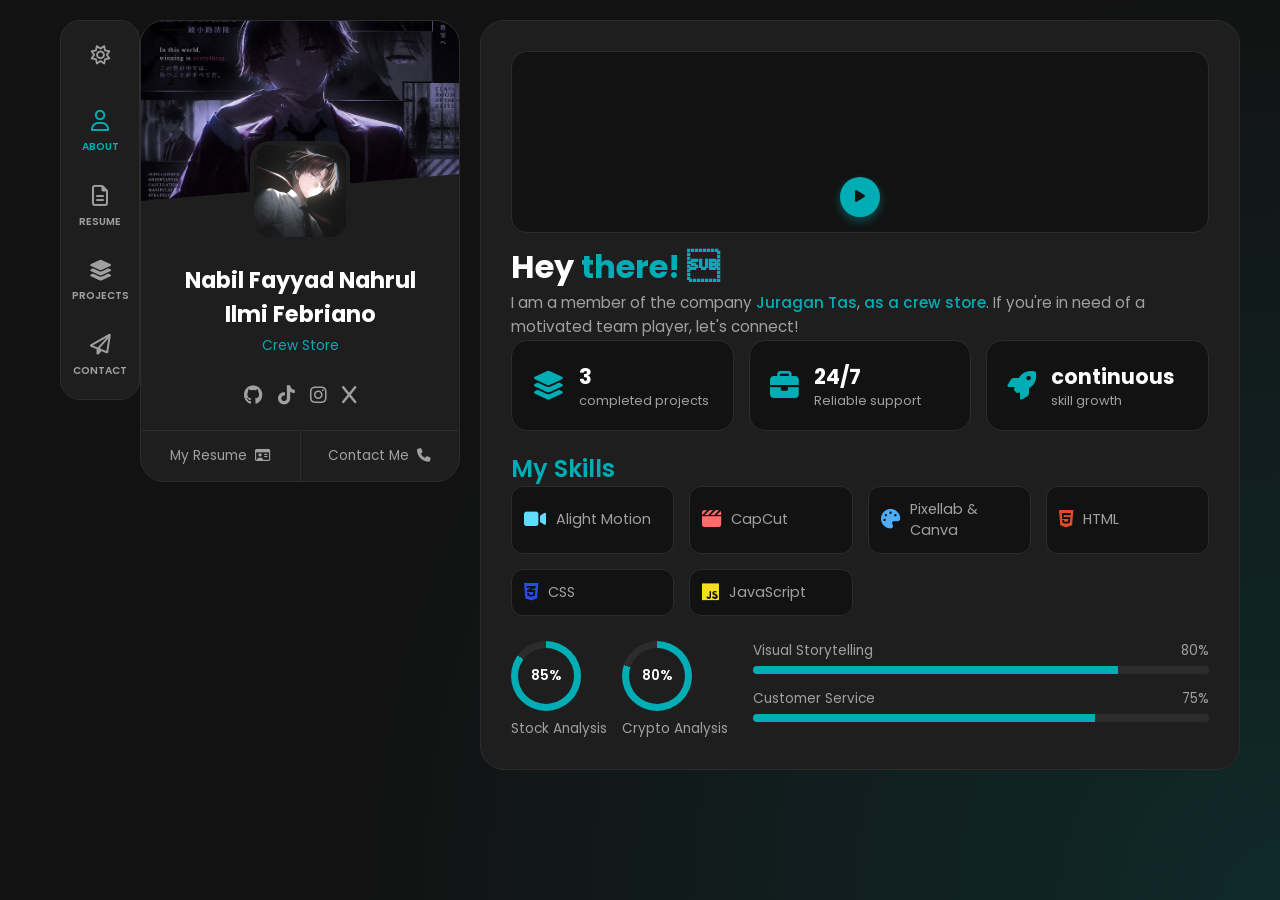
<file: index.html>
<!DOCTYPE html><html lang="en"><head>    <meta charset="UTF-8">    <meta name="viewport" content="width=device-width, initial-scale=1.0">    <title>Portfolio - SnapCat</title>    <link href="https://fonts.googleapis.com/css2?family=Poppins:wght@300;400;500;600;700&display=swap" rel="stylesheet">    <link rel="stylesheet" href="https://cdnjs.cloudflare.com/ajax/libs/font-awesome/6.4.0/css/all.min.css">    <link rel="stylesheet" href="style.css"></head><body>    <div class="container">                <!-- SIDEBAR MENU -->        <nav class="sidebar">            <div class="theme-toggle" id="themeBtn">                <i class="fa-regular fa-sun"></i>            </div>            <ul class="nav-links">                <li class="active"><a href="index.html"><i class="fa-regular fa-user"></i><span>ABOUT</span></a></li>                <li><a href="resume.html"><i class="fa-regular fa-file-lines"></i><span>RESUME</span></a></li>                <li><a href="project.html"><i class="fa-solid fa-layer-group"></i><span>PROJECTS</span></a></li>                <li><a href="contact.html"><i class="fa-regular fa-paper-plane"></i><span>CONTACT</span></a></li>            </ul>        </nav>        <!-- PROFILE CARD -->        <aside class="profile-card">            <div class="profile-banner">                <img src="wallpapergw.jpg" alt="Banner">            </div>            <div class="profile-info">                <div class="avatar-container">                    <img src="gwbngt.jpg" alt="SnapCat" class="avatar">                </div>                <h2>Nabil Fayyad Nahrul Ilmi Febriano</h2>                <p class="title">Crew Store</p>                                <div class="social-icons">                    <a href="https://github.com/nbillfyyad" target="_blank"><i class="fa-brands fa-github"></i></a>                    <a href="https://www.tiktok.com/@si_snapcat?_r=1&_t=ZS-97zvLCr5d8J" target="_blank"><i class="fa-brands fa-tiktok"></i></a>                    <a href="https://www.instagram.com/snapcat_666666?igsh=bGhsN29oZTJqaHpk" target="_blank"><i class="fa-brands fa-instagram"></i></a>                    <a href="https://x.com/Zzzz70644" target="_blank"><i class="fa-brands fa-x"></i></a>                </div>            </div>            <div class="profile-footer">                <a href="resume.html" class="footer-link"><span class="text">My Resume</span> <i class="fa-regular fa-id-card"></i></a>                <a href="contact.html" class="footer-link"><span class="text">Contact Me</span> <i class="fa-solid fa-phone"></i></a>            </div>        </aside>        <!-- MAIN CONTENT CONTAINER -->        <main class="main-content">            <section class="content-section active-section">                <div class="audio-container">                    <audio id="myAudio" src="montagemunkown.mp3" crossorigin="anonymous"></audio>                    <div class="visualizer-wrapper">                        <canvas id="visualizer" width="400" height="100"></canvas>                        <button id="playBtn" class="play-btn"><i class="fa-solid fa-play"></i></button>                    </div>                </div>                <h1 class="greeting">Hey <span>there! </span></h1>                <p class="description">                    I am a member of the company <span class="highlight">Juragan Tas</span>, <span class="highlight">as a crew store</span>. If you're in need of a motivated team player, let's connect!                </p>                <div class="stats-grid">                    <div class="stat-card">                        <i class="fa-solid fa-layer-group stat-icon"></i>                        <div>                            <h3>3</h3>                            <p>completed projects</p>                        </div>                    </div>                    <div class="stat-card">                        <i class="fa-solid fa-briefcase stat-icon"></i>                        <div>                            <h3>24/7</h3>                            <p>Reliable support</p>                        </div>                    </div>                    <div class="stat-card">                        <i class="fa-solid fa-rocket stat-icon"></i>                        <div>                            <h3>continuous</h3>                            <p>skill growth</p>                        </div>                    </div>                </div>                <!-- Skills Area -->                <div class="skills-section" style="margin-top: 20px;">                    <h2 class="section-title">My Skills</h2>                    <div class="skills-grid" style="display: grid; grid-template-columns: repeat(auto-fit, minmax(140px, 1fr)); gap: 15px; margin-bottom: 25px;">                        <div class="skill-box"><i class="fa-solid fa-video" style="color: #61dbfb;"></i> <span>Alight Motion</span></div>                        <div class="skill-box"><i class="fa-solid fa-clapperboard" style="color: #ff6b6b;"></i> <span>CapCut</span></div>                        <div class="skill-box"><i class="fa-solid fa-palette" style="color: #4dadf7;"></i> <span>Pixellab & Canva</span></div>                        <div class="skill-box"><i class="fa-brands fa-html5" style="color: #e34c26;"></i> <span>HTML</span></div>                        <div class="skill-box"><i class="fa-brands fa-css3-alt" style="color: #264de4;"></i> <span>CSS</span></div>                        <div class="skill-box"><i class="fa-brands fa-js" style="color: #f7df1e;"></i> <span>JavaScript</span></div>                    </div>                    <div style="display: flex; flex-wrap: wrap; gap: 25px; align-items: flex-start;">                        <div class="skill-box-circle" style="display: flex; gap: 15px;">                            <div style="text-align: center;">                                <div class="circle" style="--percent: 85;">                                    <span class="circle-number">85%</span>                                </div>                                <span style="display:block; margin-top:8px; font-size:0.85rem;">Stock Analysis</span>                            </div>                            <div style="text-align: center;">                                <div class="circle" style="--percent: 80;">                                    <span class="circle-number">80%</span>                                </div>                                <span style="display:block; margin-top:8px; font-size:0.85rem;">Crypto Analysis</span>                            </div>                        </div>                        <div class="skill-bars-container" style="flex: 1; min-width: 250px;">                            <div class="bar-group">                                <div class="bar-info" style="display: flex; justify-content: space-between; font-size: 0.85rem; margin-bottom: 5px;"><span>Visual Storytelling</span> <span>80%</span></div>                                <div class="progress-bar" style="background: var(--border-color); height: 8px; border-radius: 4px; overflow: hidden;"><div class="progress-fill" style="width: 80%; background: var(--accent-color); height: 100%;"></div></div>                            </div>                            <div class="bar-group" style="margin-top: 15px;">                                <div class="bar-info" style="display: flex; justify-content: space-between; font-size: 0.85rem; margin-bottom: 5px;"><span>Customer Service</span> <span>75%</span></div>                                <div class="progress-bar" style="background: var(--border-color); height: 8px; border-radius: 4px; overflow: hidden;"><div class="progress-fill" style="width: 75%; background: var(--accent-color); height: 100%;"></div></div>                            </div>                        </div>                    </div>                </div>            </section>        </main>    </div>    <script src="script.js"></script></body></html>
</file>
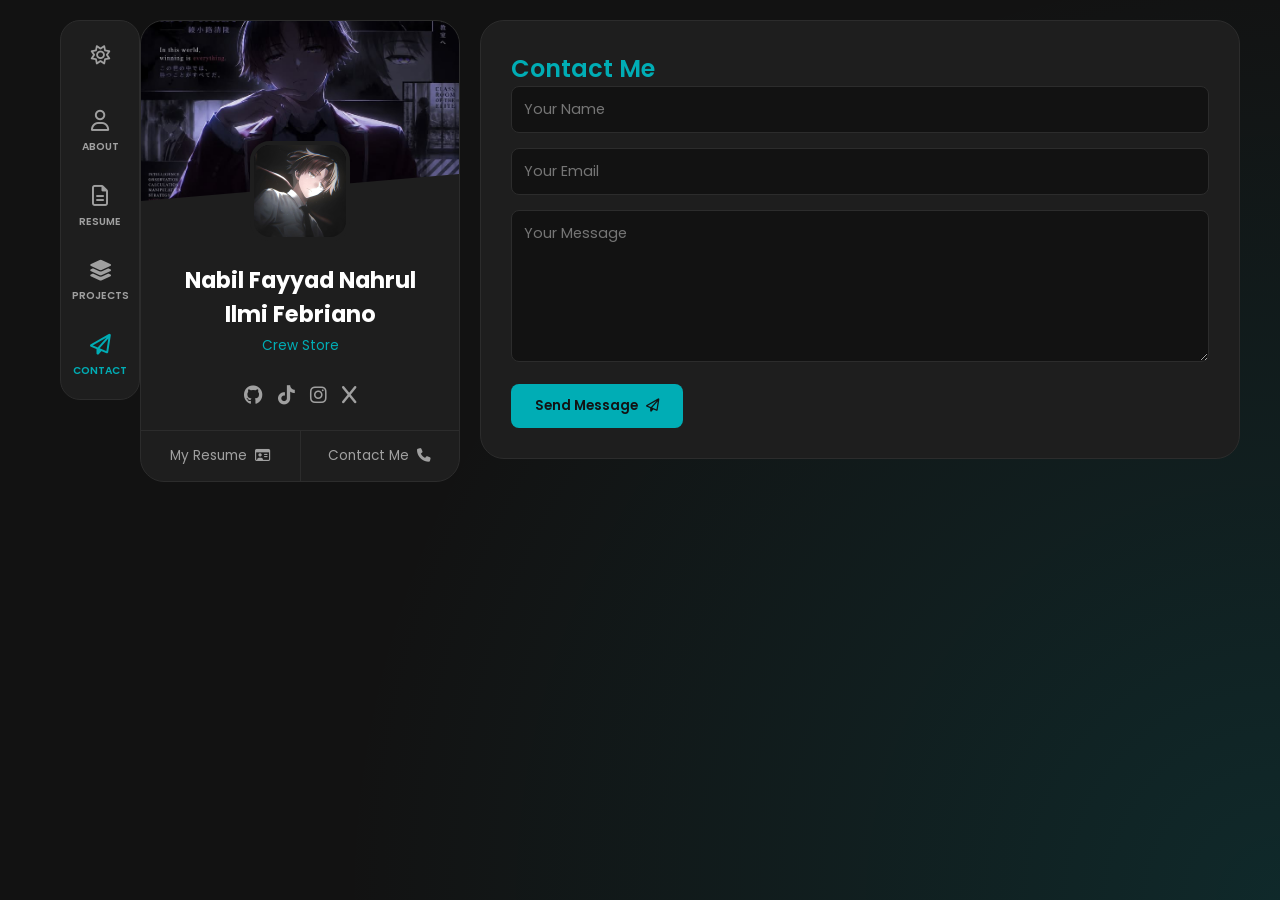
<file: contact.html>
<!DOCTYPE html>
<html lang="en">
<head>
    <meta charset="UTF-8">
    <meta name="viewport" content="width=device-width, initial-scale=1.0">
    <title>Contact - SnapCat</title>
    <link href="https://fonts.googleapis.com/css2?family=Poppins:wght@300;400;500;600;700&display=swap" rel="stylesheet">
    <link rel="stylesheet" href="https://cdnjs.cloudflare.com/ajax/libs/font-awesome/6.4.0/css/all.min.css">
    <link rel="stylesheet" href="style.css">
</head>
<body>

    <div class="container">
        
        <!-- SIDEBAR MENU -->
        <nav class="sidebar">
            <div class="theme-toggle" id="themeBtn"><i class="fa-regular fa-sun"></i></div>
            <ul class="nav-links">
                <li><a href="index.html"><i class="fa-regular fa-user"></i><span>ABOUT</span></a></li>
                <li><a href="resume.html"><i class="fa-regular fa-file-lines"></i><span>RESUME</span></a></li>
                <li><a href="project.html"><i class="fa-solid fa-layer-group"></i><span>PROJECTS</span></a></li>
                <li class="active"><a href="contact.html"><i class="fa-regular fa-paper-plane"></i><span>CONTACT</span></a></li>
            </ul>
        </nav>

        <!-- PROFILE CARD -->
        <aside class="profile-card">
            <div class="profile-banner"><img src="wallpapergw.jpg" alt="Banner"></div>
            <div class="profile-info">
                <div class="avatar-container"><img src="gwbngt.jpg" alt="SnapCat" class="avatar"></div>
                <h2>Nabil Fayyad Nahrul Ilmi Febriano</h2>
                <p class="title">Crew Store</p>
                
                <div class="social-icons">
                    <a href="https://github.com/nbillfyyad" target="_blank"><i class="fa-brands fa-github"></i></a>
                    <a href="https://www.tiktok.com/@si_snapcat?_r=1&_t=ZS-97zvLCr5d8J" target="_blank"><i class="fa-brands fa-tiktok"></i></a>
                    <a href="https://www.instagram.com/snapcat_666666?igsh=bGhsN29oZTJqaHpk" target="_blank"><i class="fa-brands fa-instagram"></i></a>
                    <a href="https://x.com/Zzzz70644" target="_blank"><i class="fa-brands fa-x"></i></a>
                </div>
            </div>
            <div class="profile-footer">
                <a href="resume.html"><span class="text">My Resume</span> <i class="fa-regular fa-id-card"></i></a>
                <a href="contact.html"><span class="text">Contact Me</span> <i class="fa-solid fa-phone"></i></a>
            </div>
        </aside>

        <!-- MAIN CONTENT -->
        <main class="main-content">
            <section class="contact-page-section">
                <h1 class="section-title">Contact Me</h1>
                
                <div class="contact-wrapper">
                    <form class="custom-contact-form" action="https://formspree.io/f/xvzeorzl" method="POST">
                        <div class="form-group">
                            <input type="text" name="name" placeholder="Your Name" required>
                        </div>
                        <div class="form-group">
                            <input type="email" name="email" placeholder="Your Email" required>
                        </div>
                        <div class="form-group">
                            <textarea name="message" placeholder="Your Message" rows="6" required></textarea>
                        </div>
                        <button type="submit" class="submit-form-btn">Send Message <i class="fa-regular fa-paper-plane"></i></button>
                    </form>
                </div>
            </section>
        </main>
    </div>

    <script src="script.js"></script>
</body>
</html>
</file>
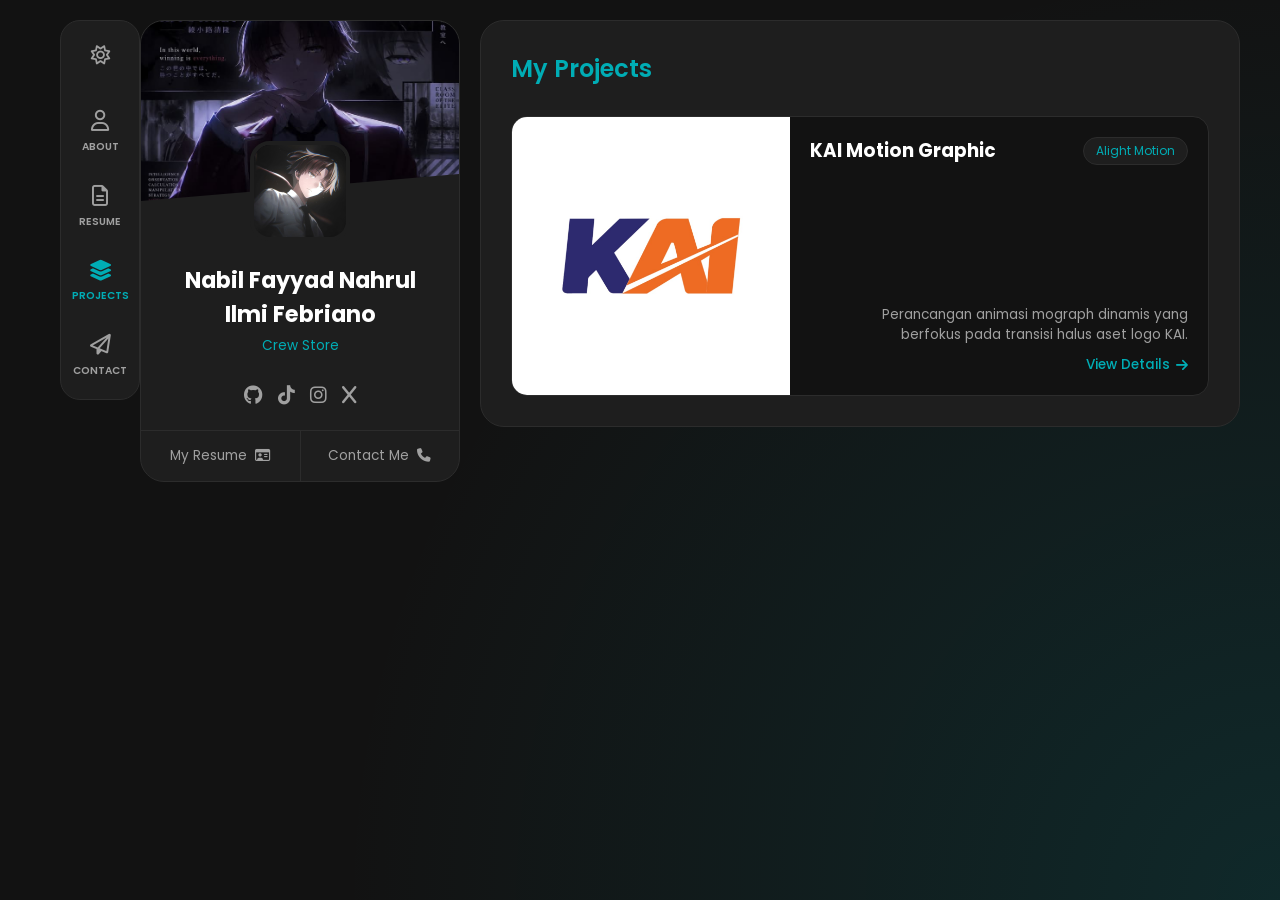
<file: project.html>
<!DOCTYPE html>
<html lang="en">
<head>
    <meta charset="UTF-8">
    <meta name="viewport" content="width=device-width, initial-scale=1.0">
    <title>Projects - SnapCat</title>
    <link href="https://fonts.googleapis.com/css2?family=Poppins:wght@300;400;500;600;700&display=swap" rel="stylesheet">
    <link rel="stylesheet" href="https://cdnjs.cloudflare.com/ajax/libs/font-awesome/6.4.0/css/all.min.css">
    <link rel="stylesheet" href="style.css">
</head>
<body>

    <div class="container">
        
        <!-- SIDEBAR MENU -->
        <nav class="sidebar">
            <div class="theme-toggle" id="themeBtn"><i class="fa-regular fa-sun"></i></div>
            <ul class="nav-links">
                <li><a href="index.html"><i class="fa-regular fa-user"></i><span>ABOUT</span></a></li>
                <li><a href="resume.html"><i class="fa-regular fa-file-lines"></i><span>RESUME</span></a></li>
                <li class="active"><a href="project.html"><i class="fa-solid fa-layer-group"></i><span>PROJECTS</span></a></li>
                <li><a href="contact.html"><i class="fa-regular fa-paper-plane"></i><span>CONTACT</span></a></li>
            </ul>
        </nav>
        
        <!-- PROFILE CARD -->
        <aside class="profile-card">
            <div class="profile-banner"><img src="wallpapergw.jpg" alt="Banner"></div>
            <div class="profile-info">
                <div class="avatar-container"><img src="gwbngt.jpg" alt="SnapCat" class="avatar"></div>
                <h2>Nabil Fayyad Nahrul Ilmi Febriano</h2>
                <p class="title">Crew Store</p>
                
                <div class="social-icons">
                    <a href="https://github.com/nbillfyyad" target="_blank"><i class="fa-brands fa-github"></i></a>
                    <a href="https://www.tiktok.com/@si_snapcat?_r=1&_t=ZS-97zvLCr5d8J" target="_blank"><i class="fa-brands fa-tiktok"></i></a>
                    <a href="https://www.instagram.com/snapcat_666666?igsh=bGhsN29oZTJqaHpk" target="_blank"><i class="fa-brands fa-instagram"></i></a>
                    <a href="https://x.com/Zzzz70644" target="_blank"><i class="fa-brands fa-x"></i></a>
                </div>
            </div>
            <div class="profile-footer">
                <a href="resume.html"><span class="text">My Resume</span> <i class="fa-regular fa-id-card"></i></a>
                <a href="contact.html"><span class="text">Contact Me</span> <i class="fa-solid fa-phone"></i></a>
            </div>
        </aside>

        <!-- KONTEN UTAMA HALAMAN PROJECTS -->
        <main class="main-content">
            <h1 class="section-title">My Projects</h1>
            
            <div class="projects-portfolio-grid">
                <!-- Card Proyek 1: KAI Motion Graphic (Horizontal) -->
                <div class="portfolio-card horizontal-card">
                    <div class="portfolio-img">
                        <img src="kai foto.jpeg" alt="KAI Motion Graphic">
                    </div>
                    <div class="portfolio-info">
                        <div class="card-header-top">
                            <h3>KAI Motion Graphic</h3>
                            <span class="tag">Alight Motion</span>
                        </div>
                        
                        <div class="card-body-bottom">
                            <p>Perancangan animasi mograph dinamis yang berfokus pada transisi halus aset logo KAI.</p>
                            <a href="projectkaimograph.html" class="back-btn">
                                View Details <i class="fa-solid fa-arrow-right"></i>
                            </a>
                        </div>
                    </div>
                </div>
            </div>
        </main>
    </div>

    <script src="script.js"></script>
</body>
</html>
</file>
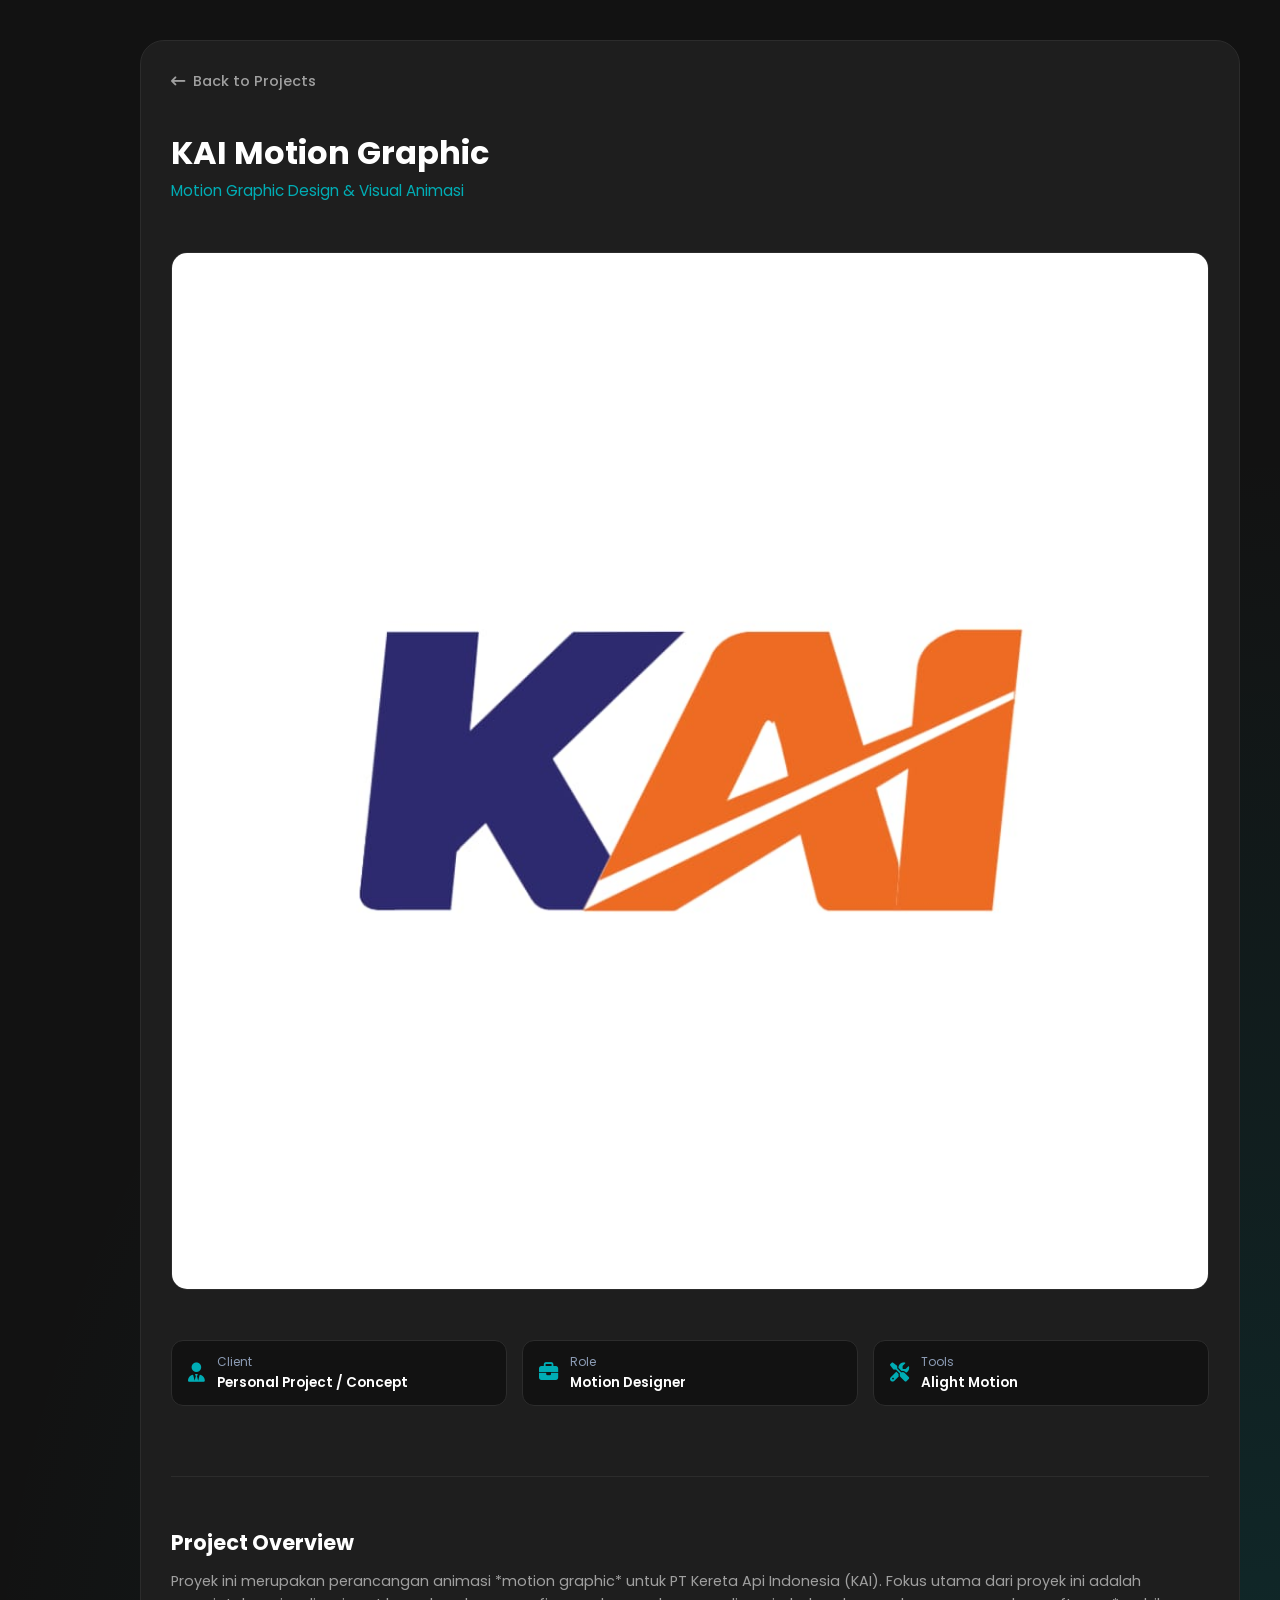
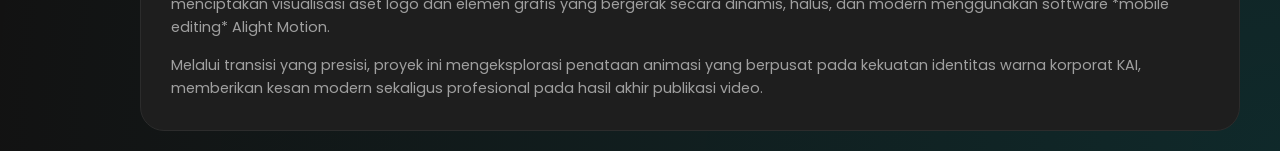
<file: projectkaimograph.html>
<!DOCTYPE html>
<html lang="en">
<head>
    <meta charset="UTF-8">
    <meta name="viewport" content="width=device-width, initial-scale=1.0">
    <title>Project Detail - KAI Motion Graphic</title>
    <link href="https://fonts.googleapis.com/css2?family=Poppins:wght@300;400;500;600;700&display=swap" rel="stylesheet">
    <link rel="stylesheet" href="https://cdnjs.cloudflare.com/ajax/libs/font-awesome/6.4.0/css/all.min.css">
    <link rel="stylesheet" href="style.css">
</head>
<body>

    <div class="container" style="margin-top: 20px;">
        <main class="main-content" style="width: 100%;">
            <!-- LINK KEMBALI INTERAKTIF -->
            <a href="project.html" class="back-project-link">
                <i class="fa-solid fa-arrow-left-long"></i> Back to Projects
            </a>

            <!-- HERO TITLE -->
            <div class="project-detail-hero">
                <h1 style="text-transform: capitalize;">KAI Motion Graphic</h1>
                <p class="project-tagline">Motion Graphic Design & Visual Animasi</p>
            </div>

            <!-- BANNER UTAMA -->
            <div class="project-detail-banner">
                <img src="kai foto.jpeg" alt="KAI Motion Graphic Banner"> 
            </div>

            <!-- INFO META BADGES -->
            <div class="project-meta-badges">
                <div class="badge-item">
                    <i class="fa-solid fa-user-tie"></i>
                    <div>
                        <span>Client</span>
                        <strong>Personal Project / Concept</strong>
                    </div>
                </div>
                <div class="badge-item">
                    <i class="fa-solid fa-briefcase"></i>
                    <div>
                        <span>Role</span>
                        <strong>Motion Designer</strong>
                    </div>
                </div>
                <div class="badge-item">
                    <i class="fa-solid fa-screwdriver-wrench"></i>
                    <div>
                        <span>Tools</span>
                        <strong>Alight Motion</strong>
                    </div>
                </div>
            </div>

            <hr class="project-divider">

            <!-- DESKRIPSI -->
            <section class="project-detail-body">
                <h2>Project Overview</h2>
                <p>Proyek ini merupakan perancangan animasi *motion graphic* untuk PT Kereta Api Indonesia (KAI). Fokus utama dari proyek ini adalah menciptakan visualisasi aset logo dan elemen grafis yang bergerak secara dinamis, halus, dan modern menggunakan software *mobile editing* Alight Motion.</p>
                
                <p style="margin-top: 15px;">Melalui transisi yang presisi, proyek ini mengeksplorasi penataan animasi yang berpusat pada kekuatan identitas warna korporat KAI, memberikan kesan modern sekaligus profesional pada hasil akhir publikasi video.</p>
            </section>
        </main>
    </div>

</body>
</html>
</file>
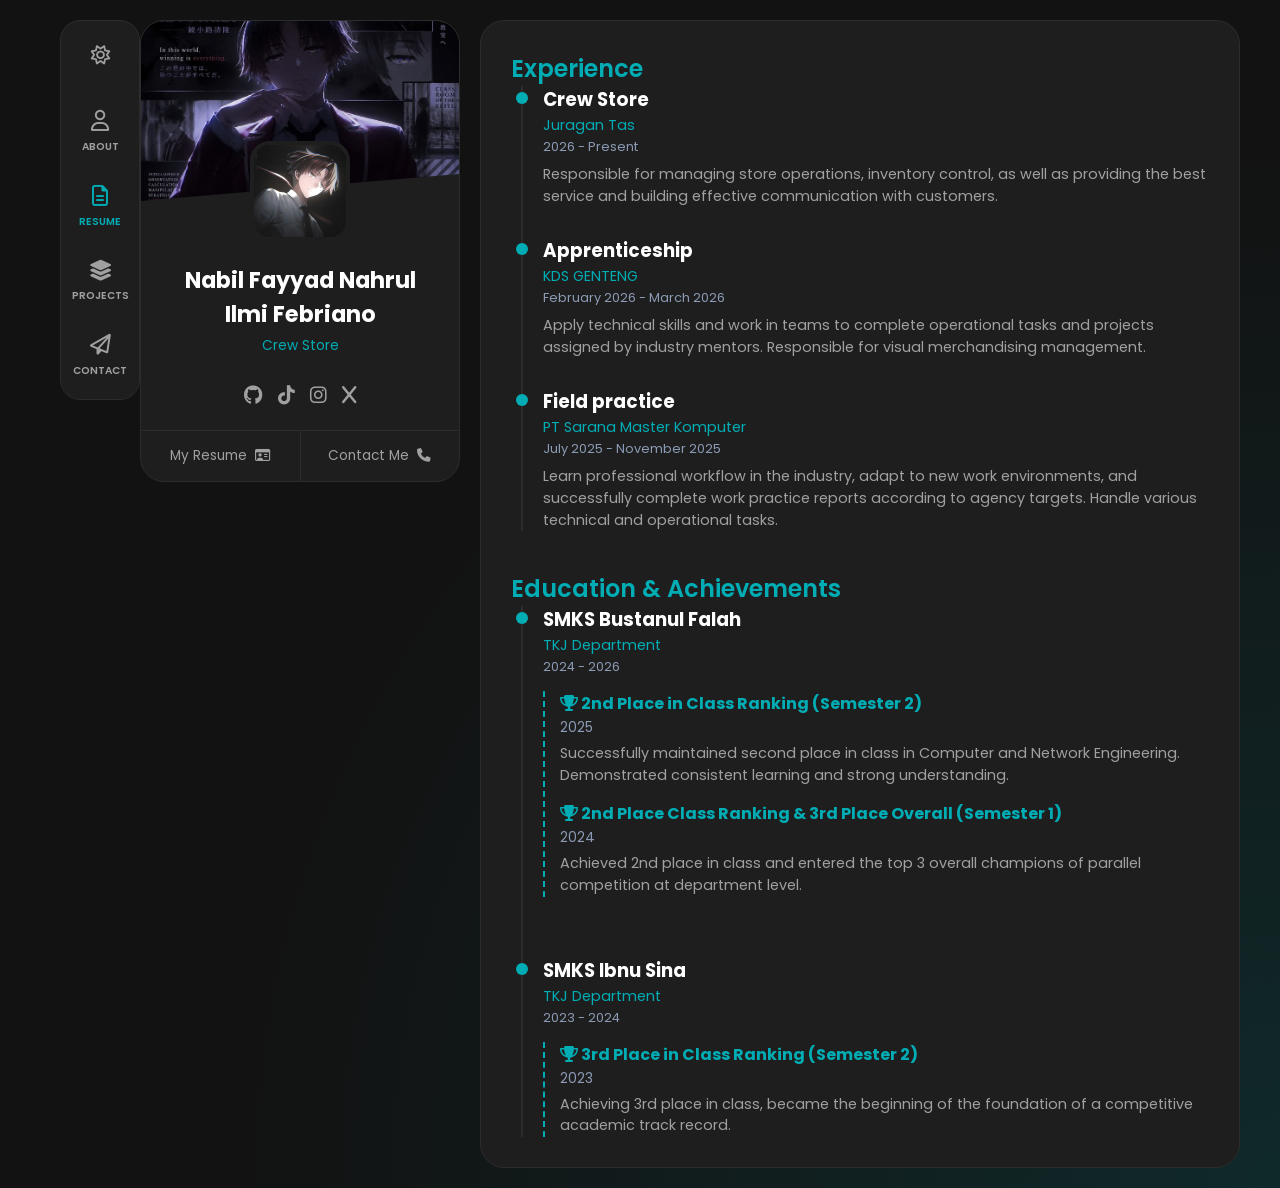
<file: resume.html>
<!DOCTYPE html>
<html lang="en">
<head>
    <meta charset="UTF-8">
    <meta name="viewport" content="width=device-width, initial-scale=1.0">
    <title>Resume - SnapCat</title>
    <link href="https://fonts.googleapis.com/css2?family=Poppins:wght@300;400;500;600;700&display=swap" rel="stylesheet">
    <link rel="stylesheet" href="https://cdnjs.cloudflare.com/ajax/libs/font-awesome/6.4.0/css/all.min.css">
    <link rel="stylesheet" href="style.css">
</head>
<body>

    <div class="container">
        
        <!-- SIDEBAR MENU -->
        <nav class="sidebar">
            <div class="theme-toggle" id="themeBtn"><i class="fa-regular fa-sun"></i></div>
            <ul class="nav-links">
                <li><a href="index.html"><i class="fa-regular fa-user"></i><span>ABOUT</span></a></li>
                <li class="active"><a href="resume.html"><i class="fa-regular fa-file-lines"></i><span>RESUME</span></a></li>
                <li><a href="project.html"><i class="fa-solid fa-layer-group"></i><span>PROJECTS</span></a></li>
                <li><a href="contact.html"><i class="fa-regular fa-paper-plane"></i><span>CONTACT</span></a></li>
            </ul>
        </nav>

        <!-- PROFILE CARD -->
        <aside class="profile-card">
            <div class="profile-banner"><img src="wallpapergw.jpg" alt="Banner"></div>
            <div class="profile-info">
                <div class="avatar-container"><img src="gwbngt.jpg" alt="SnapCat" class="avatar"></div>
                <h2>Nabil Fayyad Nahrul Ilmi Febriano</h2>
                <p class="title">Crew Store</p>
                
                <div class="social-icons">
                    <a href="https://github.com/nbillfyyad" target="_blank"><i class="fa-brands fa-github"></i></a>
                    <a href="https://www.tiktok.com/@si_snapcat?_r=1&_t=ZS-97zvLCr5d8J" target="_blank"><i class="fa-brands fa-tiktok"></i></a>
                    <a href="https://www.instagram.com/snapcat_666666?igsh=bGhsN29oZTJqaHpk" target="_blank"><i class="fa-brands fa-instagram"></i></a>
                    <a href="https://x.com/Zzzz70644" target="_blank"><i class="fa-brands fa-x"></i></a>
                </div>
            </div>
            <div class="profile-footer">
                <a href="resume.html"><span class="text">My Resume</span> <i class="fa-regular fa-id-card"></i></a>
                <a href="contact.html"><span class="text">Contact Me</span> <i class="fa-solid fa-phone"></i></a>
            </div>
        </aside>

        <!-- MAIN CONTENT -->
        <main class="main-content">
            <section class="resume-page-section">
                
                <h1 class="section-title">Experience</h1>
                <div class="timeline">
                    <div class="timeline-item">
                        <div class="timeline-dot"></div>
                        <h3>Crew Store</h3>
                        <p class="timeline-company">Juragan Tas</p>
                        <p class="timeline-date">2026 - Present</p>
                        <p class="timeline-desc">Responsible for managing store operations, inventory control, as well as providing the best service and building effective communication with customers.</p>
                    </div>

                    <div class="timeline-item">
                        <div class="timeline-dot"></div>
                        <h3>Apprenticeship</h3>
                        <p class="timeline-company">KDS GENTENG</p>
                        <p class="timeline-date">February 2026 - March 2026</p>
                        <p class="timeline-desc">Apply technical skills and work in teams to complete operational tasks and projects assigned by industry mentors. Responsible for visual merchandising management.</p>
                    </div>

                    <div class="timeline-item">
                        <div class="timeline-dot"></div>
                        <h3>Field practice</h3>
                        <p class="timeline-company">PT Sarana Master Komputer</p>
                        <p class="timeline-date">July 2025 - November 2025</p>
                        <p class="timeline-desc">Learn professional workflow in the industry, adapt to new work environments, and successfully complete work practice reports according to agency targets. Handle various technical and operational tasks.</p>
                    </div>
                </div>

                <h1 class="section-title" style="margin-top: 40px;">Education & Achievements</h1>
                <div class="timeline">
                    <div class="timeline-item">
                        <div class="timeline-dot"></div>
                        <h3>SMKS Bustanul Falah</h3>
                        <p class="timeline-company">TKJ Department</p>
                        <p class="timeline-date">2024 - 2026</p>
                        
                        <div class="sub-achievements" style="margin-top: 15px; padding-left: 15px; border-left: 2px dashed var(--accent-color, #4dadf7);">
                            <div class="sub-item" style="margin-bottom: 15px;">
                                <h4 style="color: var(--accent-color, #4dadf7); margin-bottom: 2px;"><i class="fa-solid fa-trophy"></i> 2nd Place in Class Ranking (Semester 2)</h4>
                                <p class="timeline-date" style="font-size: 0.85rem; margin-bottom: 5px;">2025</p>
                                <p class="timeline-desc" style="font-size: 0.9rem;">Successfully maintained second place in class in Computer and Network Engineering. Demonstrated consistent learning and strong understanding.</p>
                            </div>

                            <div class="sub-item">
                                <h4 style="color: var(--accent-color, #4dadf7); margin-bottom: 2px;"><i class="fa-solid fa-trophy"></i> 2nd Place Class Ranking & 3rd Place Overall (Semester 1)</h4>
                                <p class="timeline-date" style="font-size: 0.85rem; margin-bottom: 5px;">2024</p>
                                <p class="timeline-desc" style="font-size: 0.9rem;">Achieved 2nd place in class and entered the top 3 overall champions of parallel competition at department level.</p>
                            </div>
                        </div>
                    </div>

                    <div class="timeline-item" style="margin-top: 30px;">
                        <div class="timeline-dot"></div>
                        <h3>SMKS Ibnu Sina</h3>
                        <p class="timeline-company">TKJ Department</p>
                        <p class="timeline-date">2023 - 2024</p>
                        
                        <div class="sub-achievements" style="margin-top: 15px; padding-left: 15px; border-left: 2px dashed var(--accent-color, #4dadf7);">
                            <div class="sub-item">
                                <h4 style="color: var(--accent-color, #4dadf7); margin-bottom: 2px;"><i class="fa-solid fa-trophy"></i> 3rd Place in Class Ranking (Semester 2)</h4>
                                <p class="timeline-date" style="font-size: 0.85rem; margin-bottom: 5px;">2023</p>
                                <p class="timeline-desc" style="font-size: 0.9rem;">Achieving 3rd place in class, became the beginning of the foundation of a competitive academic track record.</p>
                            </div>
                        </div>
                    </div>
                </div>

            </section>
        </main>
    </div>

    <script src="script.js"></script>
</body>
</html>
</file>
<file: style.css>
/* ==========================================
   RESET, VARIABLES & BASE STYLES
   ========================================== */
* {
    margin: 0;
    padding: 0;
    box-sizing: border-box;
    font-family: 'Poppins', sans-serif;
}

/* --- TEMA GELAP MURNI (DEFAULT) --- */
:root {
    --bg-color: #121212;         /* Hitam pekat */
    --card-bg: #1e1e1e;          /* Abu-abu gelap untuk card */
    --inner-card-bg: #121212;    /* Hitam pekat untuk input/box dalam */
    --text-color: #a0a0a0;       /* Abu-abu terang untuk teks biasa */
    --text-white: #ffffff;       /* Putih bersih untuk judul/teks penting */
    --accent-color: #00adb5;     /* Teal kontras */
    --accent-dim: rgba(0, 173, 181, 0.15);
    --border-color: #2c2c2c;     /* Garis tepi gelap */
}

/* --- TEMA TERANG (LIGHT MODE) --- */
body.light-theme {
    --bg-color: #f4f5f7;         /* Putih keabu-abuan cerah */
    --card-bg: #ffffff;          /* Putih bersih untuk card */
    --inner-card-bg: #f8f9fa;    /* Putih abu-abu lembut untuk input/box dalam */
    --text-color: #4a4a4a;       /* Abu-abu gelap untuk teks biasa */
    --text-white: #1a1a1a;       /* Hitam pekat untuk judul/teks penting */
    --accent-color: #007a87;     /* Teal lebih gelap agar kontras di latar terang */
    --accent-dim: rgba(0, 122, 135, 0.1);
    --border-color: #e0e4ec;     /* Garis tepi terang tipis */
}

body {
    background-color: var(--bg-color);
    color: var(--text-color);
    display: flex;
    justify-content: center;
    align-items: flex-start;
    min-height: 100vh;
    height: auto;
    padding: 20px;
    background: radial-gradient(circle at bottom right, var(--accent-dim) 0%, transparent 60%), var(--bg-color);
    overflow-y: auto;
    transition: background-color 0.3s ease, color 0.3s ease;
}

.container {
    display: flex;
    width: 100%;
    max-width: 1200px;
    gap: 20px;
    align-items: flex-start;
    padding-left: 100px; 
    position: relative;
}

/* ==========================================
   SIDEBAR MENU (FIXED POSITION)
   ========================================== */
.sidebar {
    background-color: var(--card-bg);
    width: 80px;
    border-radius: 20px;
    display: flex;
    flex-direction: column;
    align-items: center;
    padding: 20px 0;
    border: 1px solid var(--border-color);
    flex-shrink: 0;
    position: fixed;
    top: 20px;
    left: calc((100vw - 1200px) / 2 + 20px); 
    z-index: 999;
    transition: background-color 0.3s ease, border-color 0.3s ease;
}

@media (max-width: 1240px) {
    .sidebar {
        left: 20px;
    }
}

.theme-toggle {
    font-size: 1.2rem;
    cursor: pointer;
    margin-bottom: 40px;
    color: var(--text-color);
    transition: color 0.3s;
}

.theme-toggle:hover {
    color: var(--accent-color);
}

.nav-links {
    list-style: none;
    display: flex;
    flex-direction: column;
    gap: 30px;
    width: 100%;
    align-items: center;
}

.nav-links li {
    width: 100%;
    text-align: center;
}

.nav-links a {
    display: flex;
    flex-direction: column;
    align-items: center;
    gap: 8px;
    color: var(--text-color);
    text-decoration: none;
    font-size: 0.65rem;
    font-weight: 600;
    transition: color 0.3s;
}

.nav-links li.active a, .nav-links a:hover {
    color: var(--accent-color);
}

.nav-links i {
    font-size: 1.3rem;
}

/* ==========================================
   PROFILE CARD
   ========================================== */
.profile-card {
    background-color: var(--card-bg);
    width: 320px;
    border-radius: 24px;
    overflow: hidden;
    display: flex;
    flex-direction: column;
    border: 1px solid var(--border-color);
    flex-shrink: 0;
    position: sticky;
    top: 20px;
    transition: background-color 0.3s ease, border-color 0.3s ease;
}

.profile-banner {
    height: 180px;
    position: relative;
    overflow: hidden;
}

.profile-banner img {
    width: 100%;
    height: 100%;
    object-fit: cover;
    clip-path: polygon(0 0, 100% 0, 100% 85%, 0% 100%);
}

.profile-info {
    padding: 0 20px 20px 20px;
    text-align: center;
    position: relative;
    flex-grow: 1;
}

.avatar-container {
    margin-top: -60px;
    margin-bottom: 15px;
    display: inline-block;
    position: relative;
    z-index: 2;
}

.avatar {
    width: 100px;
    height: 100px;
    border-radius: 20px;
    border: 4px solid var(--card-bg);
    object-fit: cover;
    background-color: var(--accent-color);
    transition: border-color 0.3s ease;
}

.profile-info h2 {
    color: var(--text-white);
    font-size: 1.4rem;
    margin-bottom: 5px;
    transition: color 0.3s ease;
}

.profile-info .title {
    color: var(--accent-color);
    font-size: 0.85rem;
    margin-bottom: 25px;
    transition: color 0.3s ease;
}

.social-icons {
    display: flex; 
    justify-content: center; 
    gap: 15px; 
    margin-top: 15px;
}

.social-icons a {
    color: var(--text-color); 
    font-size: 1.2rem;
    transition: color 0.3s ease;
}

.social-icons a:hover {
    color: var(--accent-color);
}

.profile-footer {
    display: flex;
    border-top: 1px solid var(--border-color);
    transition: border-color 0.3s ease;
}

.profile-footer a {
    flex: 1;
    text-align: center;
    padding: 15px;
    color: var(--text-color);
    text-decoration: none;
    font-size: 0.85rem;
    display: flex;
    justify-content: center;
    align-items: center;
    gap: 8px;
    transition: background 0.3s, color 0.3s;
}

.profile-footer a:first-child {
    border-right: 1px solid var(--border-color);
}

body.light-theme .profile-footer a:first-child {
    border-right: 1px solid var(--border-color);
}

.profile-footer a:hover {
    background-color: rgba(255,255,255,0.02);
    color: var(--text-white);
}

body.light-theme .profile-footer a:hover {
    background-color: rgba(0,0,0,0.02);
}

/* ==========================================
   MAIN CONTENT & PAGES
   ========================================== */
.main-content {
    flex: 1;
    background-color: var(--card-bg);
    border-radius: 24px;
    padding: 30px;
    border: 1px solid var(--border-color);
    display: flex;
    flex-direction: column;
    gap: 30px;
    animation: smoothFade 0.4s ease-in-out forwards;
    transition: background-color 0.3s ease, border-color 0.3s ease;
}

@keyframes smoothFade {
    from { opacity: 0; transform: translateY(8px); }
    to { opacity: 1; transform: translateY(0); }
}

.section-title {
    color: var(--accent-color);
    font-size: 1.5rem;
    font-weight: 600;
    transition: color 0.3s ease;
}

/* Home / About Extra Styles */
.greeting {
    font-size: 2rem;
    color: var(--text-white);
    transition: color 0.3s ease;
}
.greeting span { color: var(--accent-color); }
.description { line-height: 1.6; font-size: 0.95rem; transition: color 0.3s ease; }
.highlight { color: var(--accent-color); font-weight: 500; }

.stats-grid {
    display: grid;
    grid-template-columns: repeat(auto-fit, minmax(200px, 1fr));
    gap: 15px;
}
.stat-card {
    background: var(--inner-card-bg);
    border: 1px solid var(--border-color);
    padding: 20px;
    border-radius: 16px;
    display: flex;
    align-items: center;
    gap: 15px;
    transition: background-color 0.3s ease, border-color 0.3s ease;
}
.stat-icon { font-size: 1.8rem; color: var(--accent-color); }
.stat-card h3 { color: var(--text-white); font-size: 1.3rem; transition: color 0.3s ease; }
.stat-card p { font-size: 0.8rem; color: var(--text-color); transition: color 0.3s ease; }

.skill-box {
    background: var(--inner-card-bg);
    border: 1px solid var(--border-color);
    padding: 12px;
    border-radius: 12px;
    display: flex;
    align-items: center;
    gap: 10px;
    font-size: 0.9rem;
    transition: background-color 0.3s ease, border-color 0.3s ease;
}
.skill-box i { font-size: 1.2rem; }

/* Circle Progress Skills */
.circle {
    width: 70px;
    height: 70px;
    border-radius: 50%;
    background: conic-gradient(var(--accent-color) calc(var(--percent) * 1%), var(--border-color) 0);
    display: flex;
    justify-content: center;
    align-items: center;
    position: relative;
}
.circle::before {
    content: "";
    position: absolute;
    width: 56px;
    height: 56px;
    border-radius: 50%;
    background: var(--card-bg);
    transition: background-color 0.3s ease;
}
.circle-number {
    position: relative;
    z-index: 1;
    font-size: 0.85rem;
    font-weight: 600;
    color: var(--text-white);
    transition: color 0.3s ease;
}

/* Timeline Layout (Resume) */
.timeline {
    position: relative;
    border-left: 2px solid var(--border-color);
    padding-left: 20px;
    margin-left: 10px;
    display: flex;
    flex-direction: column;
    gap: 30px;
    transition: border-color 0.3s ease;
}
.timeline-item { position: relative; }
.timeline-dot {
    position: absolute;
    width: 12px;
    height: 12px;
    background: var(--accent-color);
    border-radius: 50%;
    left: -27px;
    top: 6px;
}
.timeline-item h3 { color: var(--text-white); font-size: 1.15rem; transition: color 0.3s ease; }
.timeline-company { color: var(--accent-color); font-size: 0.9rem; margin: 2px 0; }
.timeline-date { font-size: 0.8rem; color: #8b9bb4; margin-bottom: 8px; }
.timeline-desc { font-size: 0.9rem; line-height: 1.5; transition: color 0.3s ease; }

/* ==========================================
   HALAMAN PROJECTS (GRID VIEW)
   ========================================== */
.projects-portfolio-grid {
    display: grid;
    grid-template-columns: repeat(auto-fit, minmax(260px, 1fr));
    gap: 20px;
}

.portfolio-card {
    background: var(--inner-card-bg);
    border: 1px solid var(--border-color);
    border-radius: 16px;
    overflow: hidden;
    transition: transform 0.3s ease, box-shadow 0.3s ease, background-color 0.3s ease, border-color 0.3s ease;
}

.portfolio-card:hover {
    transform: translateY(-5px);
    box-shadow: 0 10px 20px rgba(0, 173, 181, 0.15);
}

.portfolio-img {
    width: 100%;
    height: 200px;
    overflow: hidden;
}

.portfolio-img img {
    width: 100%;
    height: 100%;
    object-fit: cover;
    display: block;
    transition: transform 0.3s ease;
}

.portfolio-card:hover .portfolio-img img {
    transform: scale(1.05);
}

.portfolio-info {
    padding: 20px;
}

.portfolio-info h3 {
    color: var(--text-white);
    margin-bottom: 6px;
    font-size: 1.15rem;
    transition: color 0.3s ease;
}

.portfolio-info p {
    color: var(--text-color);
    font-size: 0.85rem;
    margin-bottom: 15px;
    transition: color 0.3s ease;
}

.tag {
    display: inline-block;
    background: var(--card-bg);
    color: var(--accent-color);
    padding: 4px 12px;
    border-radius: 20px;
    font-size: 0.75rem;
    border: 1px solid var(--border-color);
    transition: background-color 0.3s ease, border-color 0.3s ease, color 0.3s ease;
}

.back-btn {
    display: inline-flex;
    align-items: center;
    gap: 6px;
    color: var(--accent-color);
    text-decoration: none;
    font-size: 0.85rem;
    font-weight: 500;
    transition: gap 0.2s ease, color 0.3s ease;
}
.back-btn:hover { gap: 10px; }

/* ==========================================
   HORIZONTAL PORTFOLIO CARD STYLES
   ========================================== */
.portfolio-card.horizontal-card {
    display: flex;
    flex-direction: row;
    align-items: stretch;
    min-height: 200px;
    width: 100%;
}

.portfolio-card.horizontal-card .portfolio-img {
    width: 40%;
    height: auto;
}

.portfolio-card.horizontal-card .portfolio-info {
    width: 60%;
    display: flex;
    flex-direction: column;
    justify-content: space-between;
    padding: 20px;
}

.card-header-top {
    display: flex;
    justify-content: space-between;
    align-items: flex-start;
    gap: 10px;
}

.card-body-bottom {
    display: flex;
    flex-direction: column;
    align-items: flex-end;
    text-align: right;
    margin-top: 15px;
    gap: 10px;
}

.card-body-bottom p {
    margin-bottom: 0;
    max-width: 90%;
}

/* ==========================================
   HALAMAN DETIL PROYEK
   ========================================== */
.back-project-link {
    color: var(--text-color);
    text-decoration: none;
    font-size: 0.9rem;
    font-weight: 500;
    display: inline-flex;
    align-items: center;
    gap: 8px;
    transition: all 0.3s ease;
    width: fit-content;
    margin-bottom: 10px;
}

.back-project-link:hover {
    color: var(--accent-color);
    transform: translateX(-5px);
}

.project-detail-hero h1 {
    font-size: 2rem;
    color: var(--text-white);
    line-height: 1.3;
    transition: color 0.3s ease;
}

.project-tagline {
    color: var(--accent-color);
    font-size: 0.95rem;
    margin-top: 5px;
    transition: color 0.3s ease;
}

.project-detail-banner {
    width: 100%;
    border-radius: 16px;
    overflow: hidden;
    border: 1px solid var(--border-color);
    margin: 20px 0;
    transition: border-color 0.3s ease;
}

.project-detail-banner img {
    width: 100%;
    height: auto;
    display: block;
    transition: transform 0.5s ease;
}

.project-meta-badges {
    display: flex;
    flex-wrap: wrap;
    gap: 15px;
    margin-bottom: 20px;
}

.badge-item {
    background: var(--inner-card-bg);
    border: 1px solid var(--border-color);
    padding: 12px 16px;
    border-radius: 12px;
    display: flex;
    align-items: center;
    gap: 12px;
    flex: 1;
    min-width: 160px;
    transition: all 0.3s ease;
}

.badge-item:hover {
    border-color: var(--accent-color);
    background: var(--accent-dim);
    transform: translateY(-2px);
}

.badge-item i { font-size: 1.2rem; color: var(--accent-color); transition: color 0.3s ease; }
.badge-item span { display: block; font-size: 0.75rem; color: #8b9bb4; }
.badge-item strong { display: block; font-size: 0.85rem; color: var(--text-white); font-weight: 600; margin-top: 2px; transition: color 0.3s ease; }

.project-divider { border: 0; height: 1px; background: var(--border-color); margin: 20px 0; transition: background-color 0.3s ease; }
.project-detail-body h2 { color: var(--text-white); font-size: 1.3rem; margin-bottom: 12px; transition: color 0.3s ease; }
.project-detail-body p { font-size: 0.9rem; line-height: 1.6; color: var(--text-color); transition: color 0.3s ease; }

/* ==========================================
   AUDIO VISUALIZER COMPONENT
   ========================================== */
.audio-container {
    background: var(--inner-card-bg);
    padding: 15px;
    border-radius: 16px;
    border: 1px solid var(--border-color);
    margin-bottom: 10px;
    transition: background-color 0.3s ease, border-color 0.3s ease;
}

.visualizer-wrapper {
    position: relative;
    display: flex;
    flex-direction: column;
    align-items: center;
    gap: 10px;
    width: 100%;
}

#visualizer {
    width: 100%;
    height: 100px;
    background: transparent;
}

.play-btn {
    background: var(--accent-color);
    border: none;
    color: var(--bg-color);
    width: 40px;
    height: 40px;
    border-radius: 50%;
    cursor: pointer;
    display: flex;
    justify-content: center;
    align-items: center;
    box-shadow: 0 4px 10px rgba(0, 173, 181, 0.4);
    transition: transform 0.2s, background-color 0.3s ease, color 0.3s ease;
}

.play-btn:hover { transform: scale(1.1); }

/* ==========================================
   CONTACT FORM STYLES (DIJAMIN FULL WIDTH)
   ========================================== */
form {
    width: 100% !important;
}

form .form-group {
    margin-bottom: 15px;
    width: 100% !important;
}

form input, 
form textarea {
    width: 100% !important; 
    padding: 12px; 
    background: var(--inner-card-bg); 
    border: 1px solid var(--border-color); 
    border-radius: 8px; 
    color: var(--text-white);
    font-size: 0.9rem;
    outline: none;
    transition: border-color 0.3s, background-color 0.3s ease, color 0.3s ease;
    box-sizing: border-box !important; /* Memaksa input agar pas dengan kotak pembungkus */
}

form input:focus, 
form textarea:focus {
    border-color: var(--accent-color);
}

.submit-form-btn {
    background: var(--accent-color);
    color: var(--bg-color);
    border: none;
    padding: 12px 24px;
    border-radius: 8px;
    cursor: pointer;
    font-weight: 600;
    display: flex;
    align-items: center;
    gap: 8px;
    transition: opacity 0.3s, background-color 0.3s ease, color 0.3s ease;
}

.submit-form-btn:hover { opacity: 0.9; }

/* ==========================================
   RESPONSIVE DESIGN
   ========================================== */
@media (max-width: 900px) {
    body { padding: 10px; }
    .container { flex-direction: column; max-width: 100%; gap: 15px; padding-left: 0; }
    .sidebar { 
        width: 100%; flex-direction: row; justify-content: space-between; 
        padding: 10px 20px; border-radius: 16px; position: static; height: auto; 
    }
    .theme-toggle { margin-bottom: 0; }
    .nav-links { flex-direction: row; justify-content: flex-end; gap: 20px; }
    .profile-card { width: 100%; position: static; }
    .main-content { padding: 20px; border-radius: 20px; gap: 25px; }
    .project-detail-hero h1 { font-size: 1.6rem; }
    .project-meta-badges { display: grid; grid-template-columns: 1fr; }
    .badge-item { min-width: 100%; }
}

@media (max-width: 900px) and (orientation: landscape) {
    .projects-portfolio-grid { grid-template-columns: repeat(2, 1fr); }
    .project-meta-badges { display: grid; grid-template-columns: repeat(3, 1fr); }
}

@media (max-width: 650px) {
    .portfolio-card.horizontal-card { flex-direction: column; }
    .portfolio-card.horizontal-card .portfolio-img { width: 100%; height: 180px; }
    .portfolio-card.horizontal-card .portfolio-info { width: 100%; }
    .card-header-top { flex-direction: column; align-items: flex-start; gap: 5px; }
    .card-body-bottom { align-items: flex-start; text-align: left; }
    .card-body-bottom p { max-width: 100%; }
}
</file>
